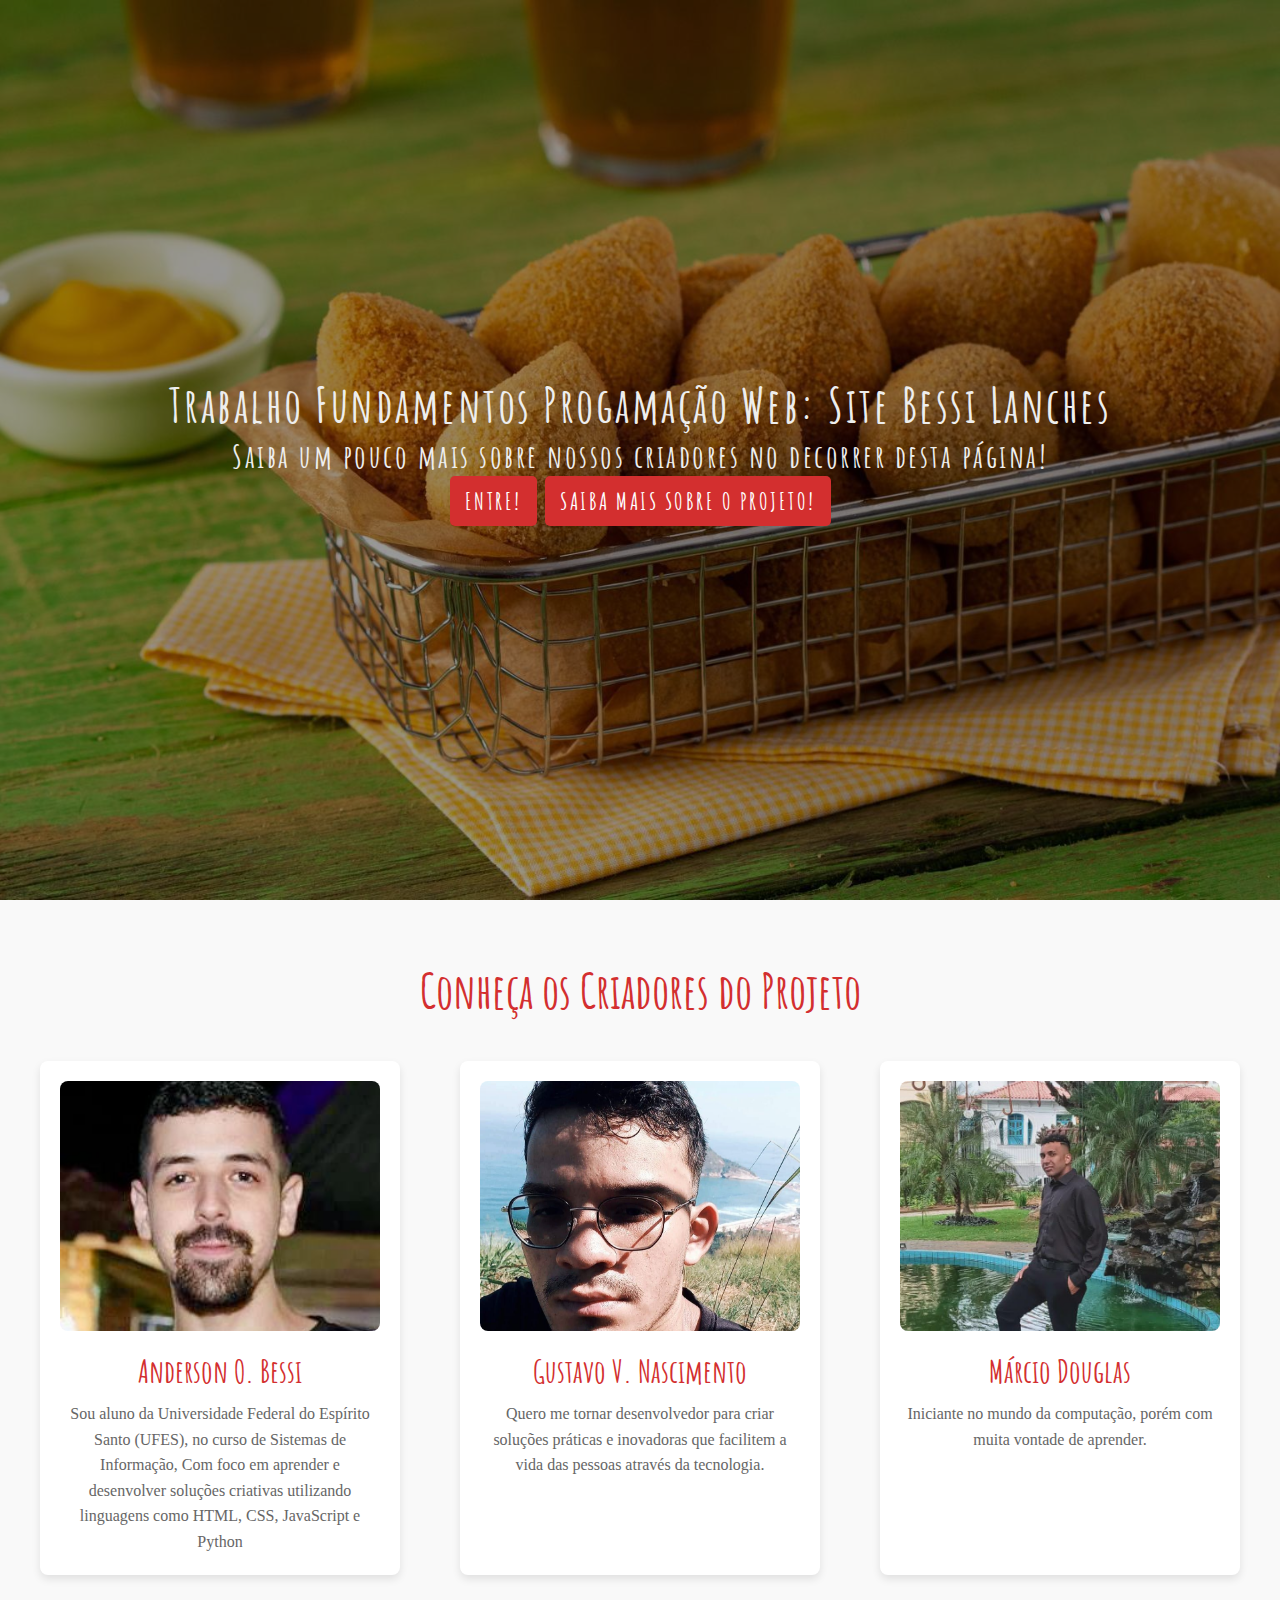
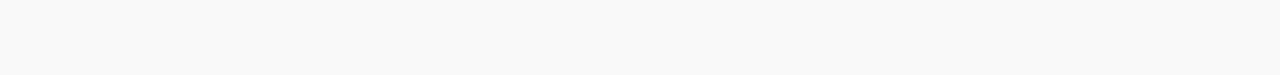
<file: index.html>
<!DOCTYPE html>
<html lang="pt-br">
    <head>
        <meta charset="UTF-8">
        <meta name="viewport" content="width=device-width, initial-scale=1.0">
        <title>Bessi Lanches|Capa</title>
        <link rel="stylesheet" href="CSS/estilo_capa.css">
        <link rel="stylesheet" href="https://fonts.googleapis.com/css2?family=New+Amsterdam&display=swap">
    </head>
    <body>
        <main>
            <div class="corpo">
   
                <div class="corpo_container">
                   <h2>Trabalho Fundamentos Progamação Web: Site Bessi Lanches</h2>
                   <p>Saiba um pouco mais sobre nossos criadores no decorrer desta página!</p>
                   <a href="homepage.html" class="btn">Entre!</a>
                   <a href="index2.html" class="btn">Saiba mais sobre o projeto!</a>
               </div>
        </main>
        <section class="criadores-section">
            <h2>Conheça os Criadores do Projeto</h2>
            
            <div class="criadores-container">
              <div class="criador">
                <img src="imagens/anderson.jpeg" alt="Foto do Criador 1">
                <h3>Anderson O. Bessi</h3>
                <p>Sou aluno da Universidade Federal do Espírito Santo (UFES), no curso de Sistemas de Informação, Com foco em aprender e desenvolver soluções criativas utilizando linguagens como HTML, CSS, JavaScript e Python</p>
              </div>
              
              <div class="criador">
                <img src="imagens/gustavo.jpeg" alt="Foto do Criador 2">
                <h3>Gustavo V. Nascimento</h3>
                <p>Quero me tornar desenvolvedor para criar soluções práticas e inovadoras que facilitem a vida das pessoas através da tecnologia.</p>
              </div>
              
              <div class="criador">
                <img src="imagens/marcio.jpeg" alt="Foto do Criador 3">
                <h3>Márcio Douglas</h3>
                <p>Iniciante no mundo da computação, porém com muita vontade de aprender.</p>
              </div>
            </div>
          </section>
    </body>
</html>
</file>
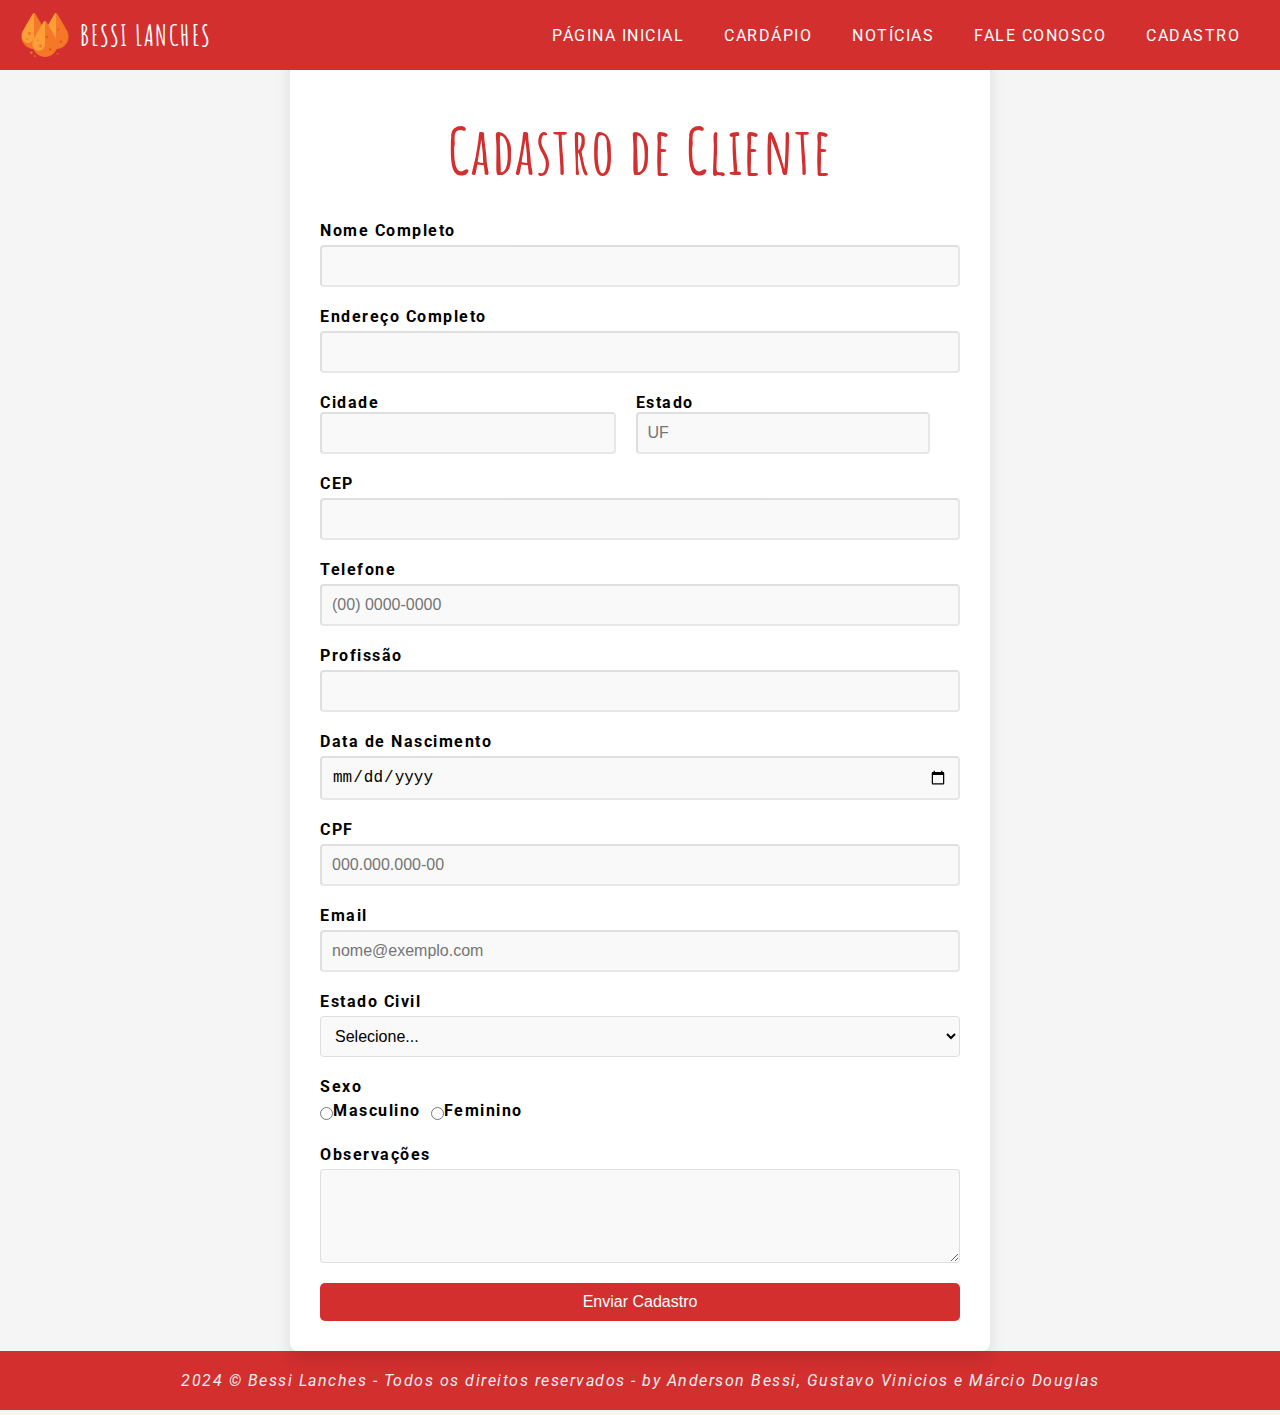
<file: Cadastro.html>
<!DOCTYPE html>
<html lang="pt-br">
    <head>
        <meta charset="UTF-8">
        <meta name="viewport" content="width=device-width, initial-scale=1.0">
        <link rel="stylesheet" type="text/css" href="CSS/estilo cadastro.css">
        <title>Bessi Lanches|Cadastro</title>
    </head>
    <body>
         <!-- menu -->
     <header>
        <nav class="nav_bar">
           <div id="logo">
               <img src="imagens/logo.png" alt="">
               <p><a href="homepage.html">BESSI LANCHES</a></p>
           </div>
           <input type="checkbox"  class="menu-fake">
               <div class="menu-hamb">
                <span></span>
                <span></span>
                <span></span>
               </div>
           <ul>
               <li><a href="homepage.html">Página Inicial</a></li>
               <li><a href="cardapio.html">Cardápio</a></li>
               <li><a href="noticias.html">Notícias</a></li>
               <li><a href="fale_conosco.html">Fale conosco</a></li>
               <li><a href="Cadastro.html" >Cadastro</a></li> 
           </ul>
       </nav>
 </header> 
        <main>
  <div class="form-container">
    <h1>Cadastro de Cliente</h1>
    <form action="#" method="POST" >
      <label for="nome">Nome Completo</label>
      <input type="text" id="nome" name="nome" required>

      <label for="endereco">Endereço Completo</label>
      <input type="text" id="endereco" name="endereco" required>

      <div class="flex-group">
        <div>
          <label for="cidade">Cidade</label>
          <input type="text" id="cidade" name="cidade" required>
        </div>
        <div>
          <label for="estado">Estado</label>
          <input type="text" id="estado" name="estado" required placeholder="UF">
        </div>
      </div>

      <label for="cep">CEP</label>
      <input type="text" id="cep" name="cep" required>

      <label for="telefone">Telefone </label>
      <input type="text" id="telefone" name="telefone" required pattern="\(\d{2}\)\s\d{4}-\d{4}" placeholder="(00) 0000-0000">

      <label for="profissao">Profissão</label>
      <input type="text" id="profissao" name="profissao">

      <label for="nascimento">Data de Nascimento</label>
      <input type="date" id="nascimento" name="nascimento" required>

      <label for="cpf">CPF</label>
      <input type="text" id="cpf" name="cpf" required pattern="\d{3}\.\d{3}\.\d{3}-\d{2}" placeholder="000.000.000-00">

      <label for="email">Email</label>
      <input type="email" id="email" name="email" required placeholder="nome@exemplo.com">

      <label for="estado-civil">Estado Civil</label>
      <select id="estado-civil" name="estado_civil" required>
        <option value="">Selecione...</option>
        <option value="solteiro">Solteiro(a)</option>
        <option value="casado">Casado(a)</option>
        <option value="divorciado">Divorciado(a)</option>
        <option value="viuvo">Viúvo(a)</option>
      </select>

      <label>Sexo</label>
      <div class="radio-group">
        <input type="radio" id="masculino" name="sexo" value="masculino" required>
        <label for="masculino">Masculino</label>
        <input type="radio" id="feminino" name="sexo" value="feminino" required>
        <label for="feminino">Feminino</label>
      </div>

      <label for="observacoes">Observações</label>
      <textarea id="observacoes" name="observacoes" rows="4"></textarea>

      <button type="submit" class="botao">Enviar Cadastro</button>
    </form>
  </div>
</body>   
                </form>
            </div>
        </main>
        <footer class="footer-container">
            <p>
                <i>2024 &#169; Bessi Lanches - Todos os direitos reservados - by Anderson Bessi, Gustavo Vinicios e Márcio Douglas</i>
            </p>
        </footer>
    </body>
</html>
</file>
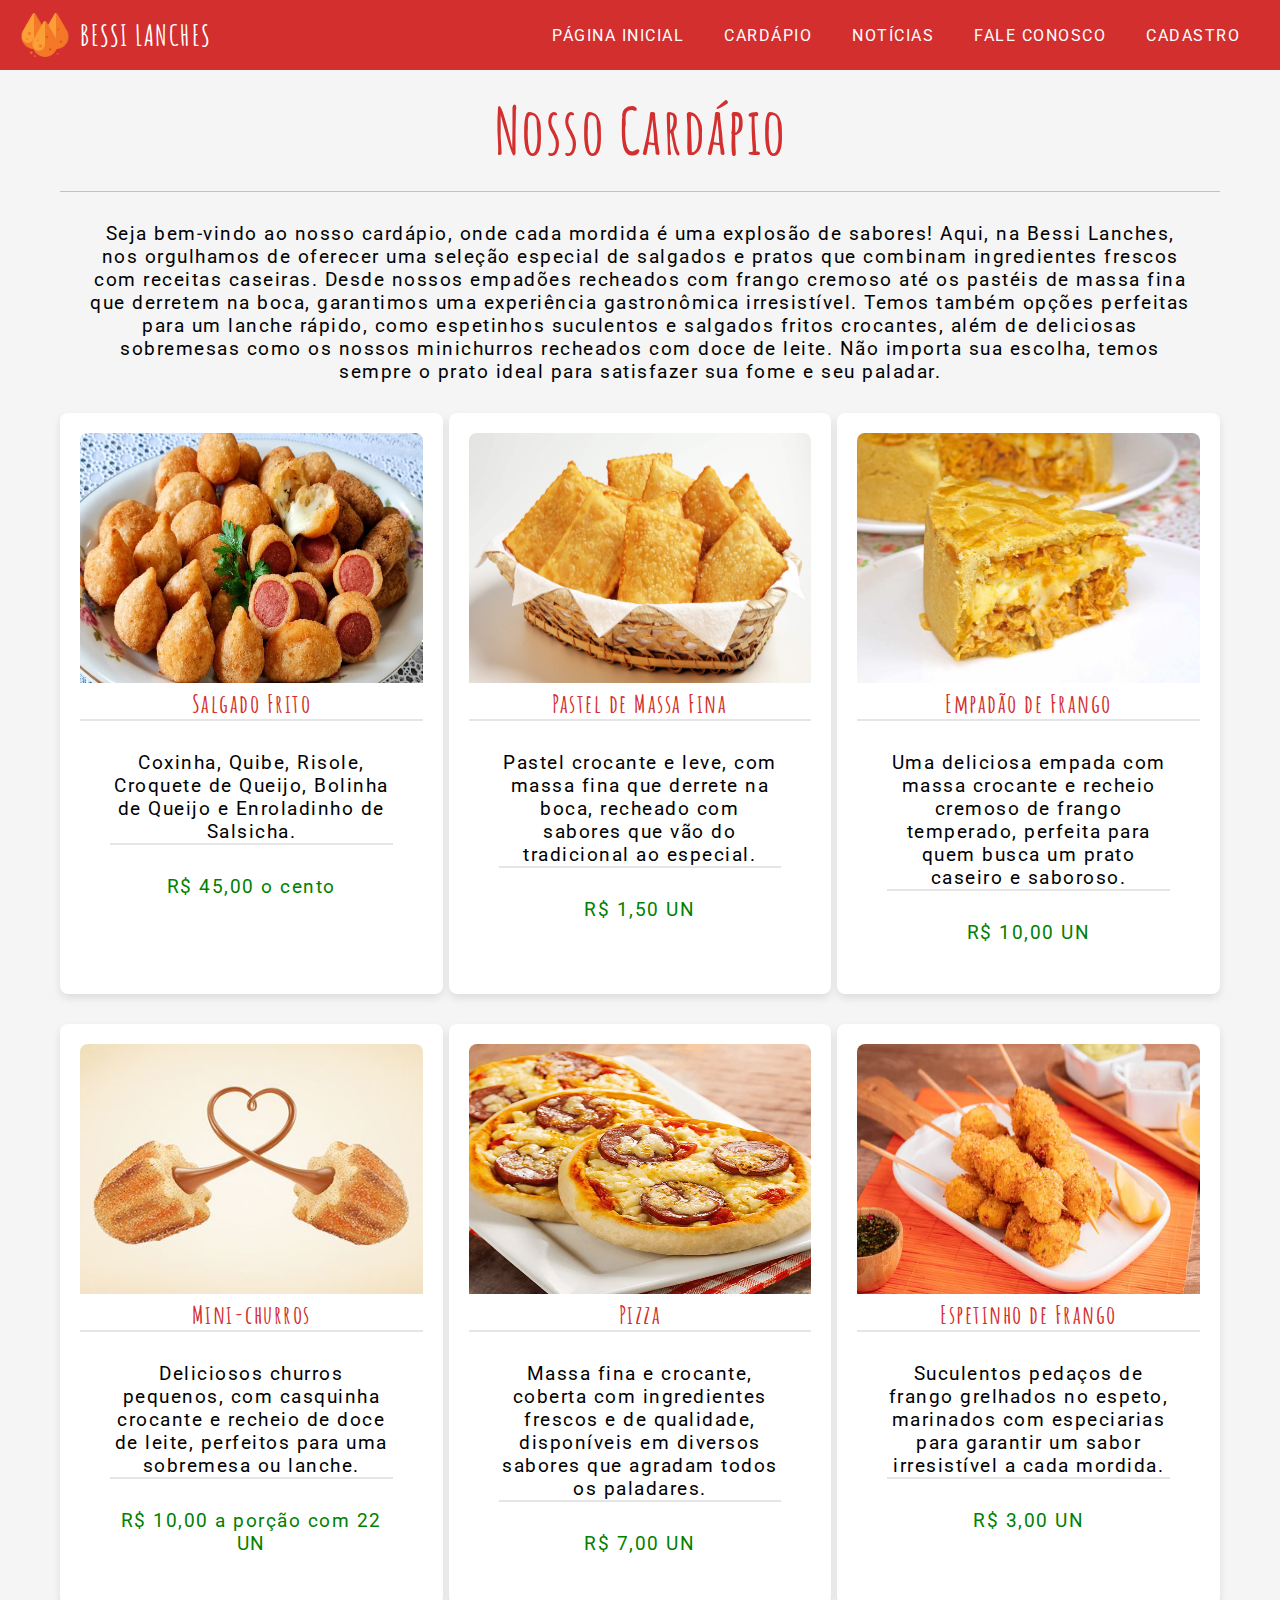
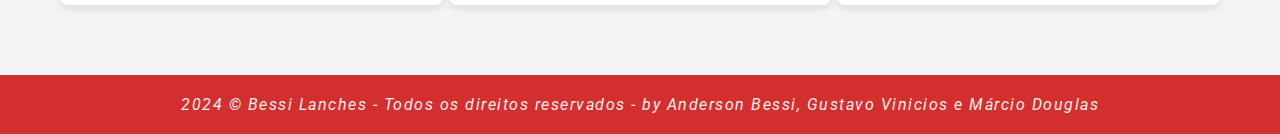
<file: cardapio.html>
<!DOCTYPE html>
<html lang="pt-br">
<head>
    <meta charset="UTF-8">
    <meta name="viewport" content="width=device-width, initial-scale=1.0">
    <title>Bessi Lanches|Cardápio</title>
    <link rel="stylesheet" href="CSS/estilo_cardapio.css">
</head>
<body>
     <!-- menu -->
     <header>
        <nav class="nav_bar">
           <div id="logo">
               <img src="imagens/logo.png" alt="">
               <p><a href="homepage.html">BESSI LANCHES</a></p>
           </div>
           <input type="checkbox"  class="menu-fake">
               <div class="menu-hamb">
                <span></span>
                <span></span>
                <span></span>
               </div>
           <ul>
               <li><a href="homepage.html">Página Inicial</a></li>
               <li><a href="cardapio.html">Cardápio</a></li>
               <li><a href="noticias.html">Notícias</a></li>
               <li><a href="fale_conosco.html">Fale conosco</a></li>
               <li><a href="Cadastro.html" >Cadastro</a></li> 
           </ul>
       </nav>
     </header>
    <main>
        <!-- cardapio -->
        <section class="cardapio">
            <div class="cardapio-container">
                <h1>Nosso Cardápio</h1>
                <p>Seja bem-vindo ao nosso cardápio, onde cada mordida é uma explosão de sabores! Aqui, na Bessi Lanches, nos orgulhamos de oferecer uma seleção especial de salgados e pratos que combinam ingredientes frescos com receitas caseiras. Desde nossos empadões recheados com frango cremoso até os pastéis de massa fina que derretem na boca, garantimos uma experiência gastronômica irresistível.

                    Temos também opções perfeitas para um lanche rápido, como espetinhos suculentos e salgados fritos crocantes, além de deliciosas sobremesas como os nossos minichurros recheados com doce de leite. Não importa sua escolha, temos sempre o prato ideal para satisfazer sua fome e seu paladar.</p>
                <div class="cardapio-flex">
                    <div class="cardapio-card">
                        <img src="imagens/maxresdefault.jpg" alt="Coxinha">
                        <div class="cardapio-info">
                            <h3>Salgado Frito</h3>
                            <p class="descrition">Coxinha, Quibe, Risole, Croquete de Queijo, Bolinha de Queijo e Enroladinho de Salsicha.</p>
                            <p class="price">R$ 45,00 o cento</p>
                        </div>
                    </div>
                    <div class="cardapio-card">
                        <img src="imagens/Massa de pastel.jpg" alt="Pastel de Queijo">
                        <div class="cardapio-info">
                            <h3>Pastel de Massa Fina</h3>
                            <p class="descrition">Pastel crocante e leve, com massa fina que derrete na boca, recheado com sabores que vão do tradicional ao especial.</p>
                            <p class="price">R$ 1,50 UN</p>
                        </div>
                    </div>
                    <div class="cardapio-card">
                        <img src="imagens/empadao-frango-02-1.jpg" alt="Empada de Palmito">
                        <div class="cardapio-info">
                            <h3>Empadão de Frango</h3>
                            <p class="descrition">Uma deliciosa empada com massa crocante e recheio cremoso de frango temperado, perfeita para quem busca um prato caseiro e saboroso.</p>
                            <p class="price">R$ 10,00 UN</p>
                        </div>
                    </div>
                    <div class="cardapio-card">
                        <img src="imagens/2d70bd1cd761754fad1cb70271c01f4a.jpg" alt="Esfiha de Carne">
                        <div class="cardapio-info">
                            <h3>Mini-churros</h3>
                            <p class="descrition">Deliciosos churros pequenos, com casquinha crocante e recheio de doce de leite, perfeitos para uma sobremesa ou lanche.</p>
                            <p class="price">R$ 10,00 a porção com 22 UN</p>
                        </div>
                    </div>
                    <div class="cardapio-card">
                        <img src="imagens/img_1200_1.webp" alt="Empada de Palmito">
                        <div class="cardapio-info">
                            <h3>Pizza</h3>
                            <p class="descrition">Massa fina e crocante, coberta com ingredientes frescos e de qualidade, disponíveis em diversos sabores que agradam todos os paladares.</p>
                            <p class="price">R$ 7,00 UN</p>
                        </div>
                    </div>
                    <div class="cardapio-card">
                        <img src="imagens/espetinho-de-frango-empanado-portal-minha-receita.webp" alt="Espetinho de Frango">
                        <div class="cardapio-info">
                            <h3>Espetinho de Frango</h3>
                            <p class="descrition">Suculentos pedaços de frango grelhados no espeto, marinados com especiarias para garantir um sabor irresistível a cada mordida.</p>
                            <p class="price">R$ 3,00 UN</p>
                        </div>
                    </div>

                </div>
            </div>
        </section>   
    </main>
     <!-- rodape -->
     <footer>
        <div class="footer-container">
            <p>
                <i>2024 &#169; Bessi Lanches - Todos os direitos reservados - by Anderson Bessi, Gustavo Vinicios e Márcio Douglas</i>
            </p>
            </div>
        </div>
     </footer>
    
</body>
</html>
</file>
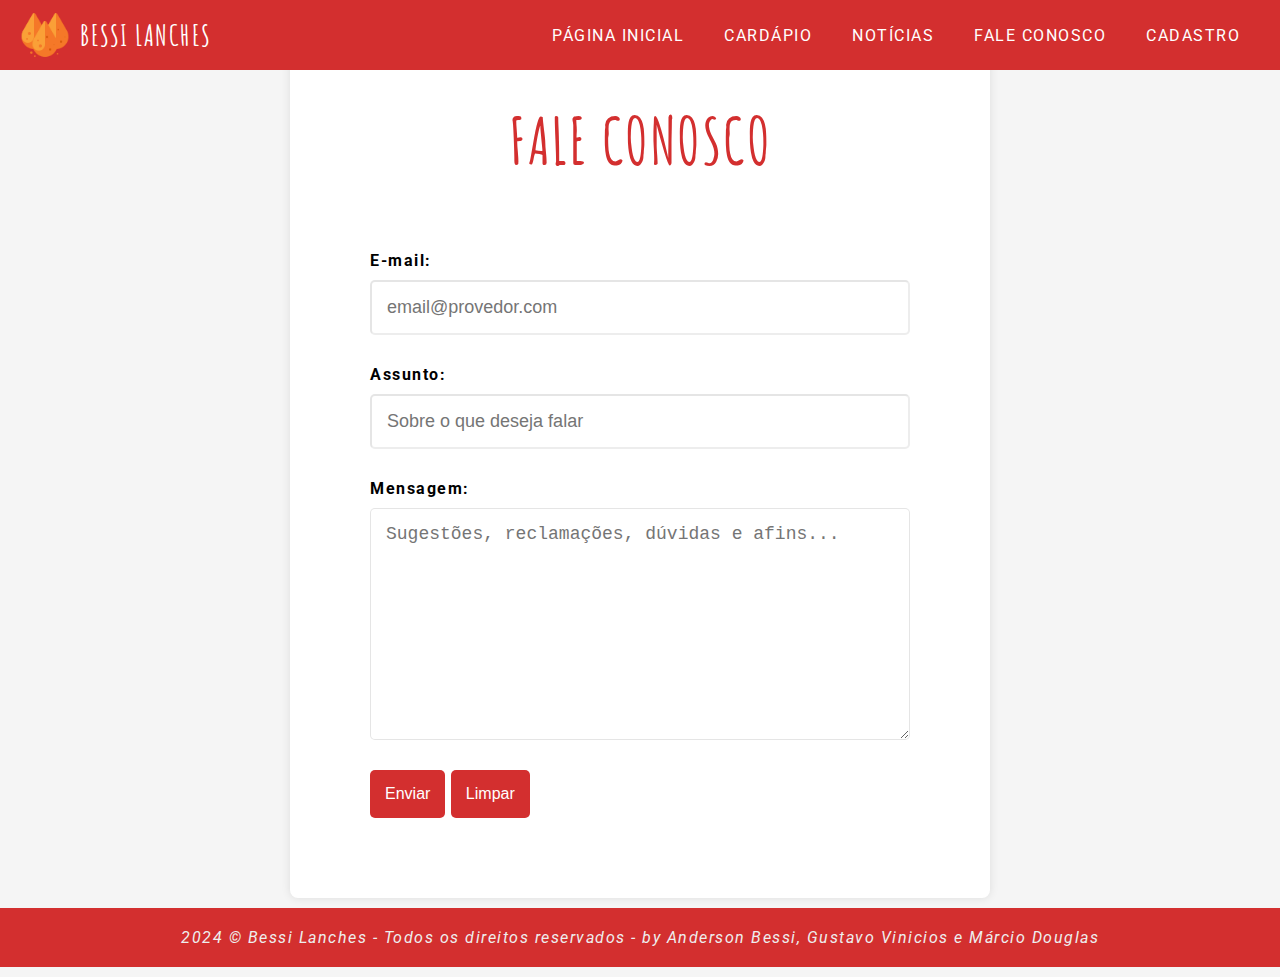
<file: fale_conosco.html>
<!DOCTYPE html>
<html lang="pt-br">
<head>
    <meta charset="UTF-8">
    <meta name="viewport" content="width=device-width, initial-scale=1.0">
    <link rel="stylesheet" href="CSS/estilo_fale_conosco.css">
    <link href="https://fonts.googleapis.com/css2?family=New+Amsterdam&display=swap" rel="stylesheet">
    <title>Bessi Lanches|Fale Conosco</title>
</head>
<body>
      <!-- menu -->
     <header>
        <nav class="nav_bar">
           <div id="logo">
               <img src="imagens/logo.png" alt="">
               <p><a href="homepage.html">BESSI LANCHES</a></p>
           </div>
           <input type="checkbox"  class="menu-fake">
           <div class="menu-hamb">
            <span></span>
            <span></span>
            <span></span>
           </div>
           <ul>
               <li><a href="homepage.html">Página Inicial</a></li>
               <li><a href="cardapio.html">Cardápio</a></li>
               <li><a href="noticias.html">Notícias</a></li>
               <li><a href="fale_conosco.html">Fale conosco</a></li>
               <li><a href="Cadastro.html" >Cadastro</a></li> 
           </ul>
       </nav>
     </header>
     <!-- corpo -->
     <main>
         <div class="container_fale">
             <h1>FALE CONOSCO</h1>
            
            <form action="#" method="POST">
                <div class="form-group">
                    <label for="email">E-mail:</label>
                    <input type="email" id="email" name="email" placeholder="email@provedor.com" required>
                </div>
                <div class="form-group">
                    <label for="assunto">Assunto:</label>
                    <input type="text" id="assunto" name="assunto" placeholder="Sobre o que deseja falar" required>
                </div>
                <div class="form-group">
                <label for="mensagem">Mensagem:</label>
                <textarea id="mensagem" name="mensagem" rows="10" placeholder="Sugestões, reclamações, dúvidas e afins..." required></textarea>
                </div>
                <div class="form_botao">
                    <input type="submit" value="Enviar"/> 
                    <input type="reset" value="Limpar"/>
                </div>
            </form>
         </div>
     </main>
     <!-- rodape -->
     <footer>
        <div class="footer-container">
            <p>
                <i>2024 &#169; Bessi Lanches - Todos os direitos reservados - by Anderson Bessi, Gustavo Vinicios e Márcio Douglas</i>
            </p>
            </div>
        </div>
     </footer>
    
</body>
</html>
</file>
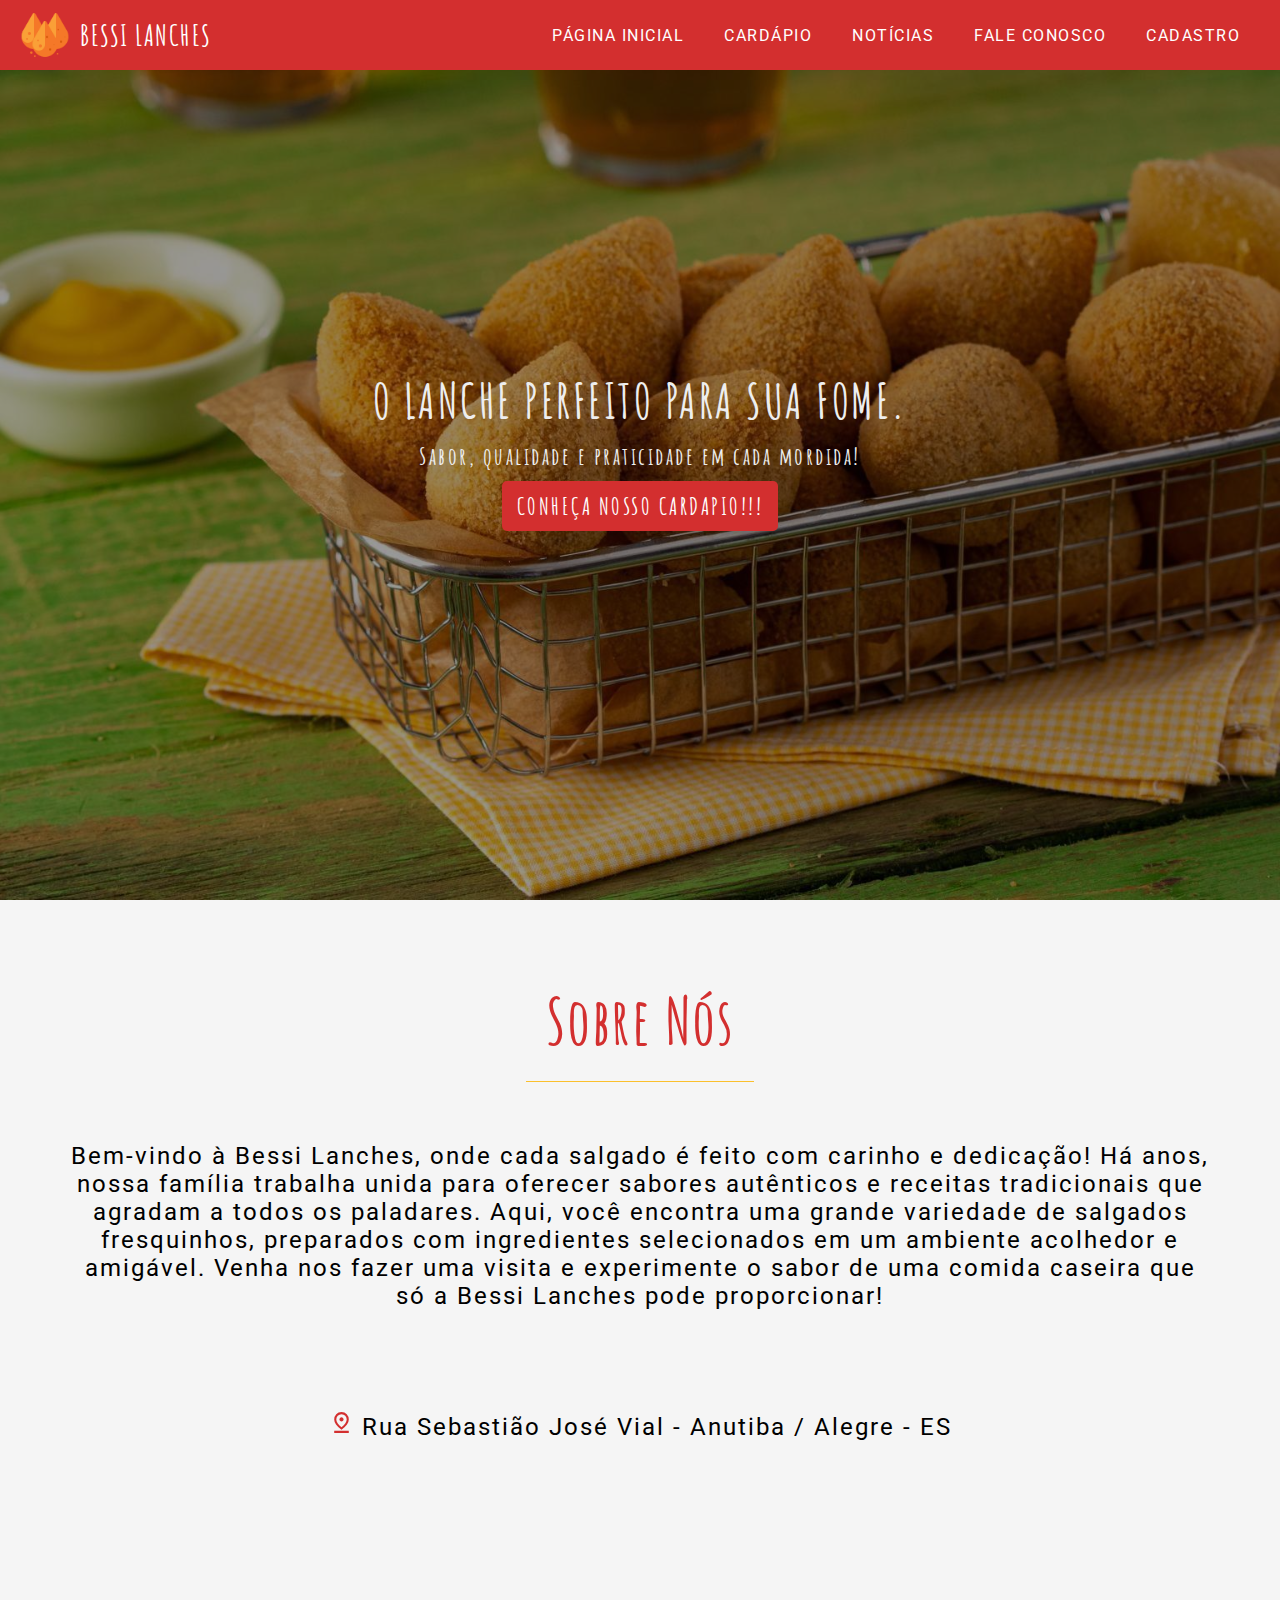
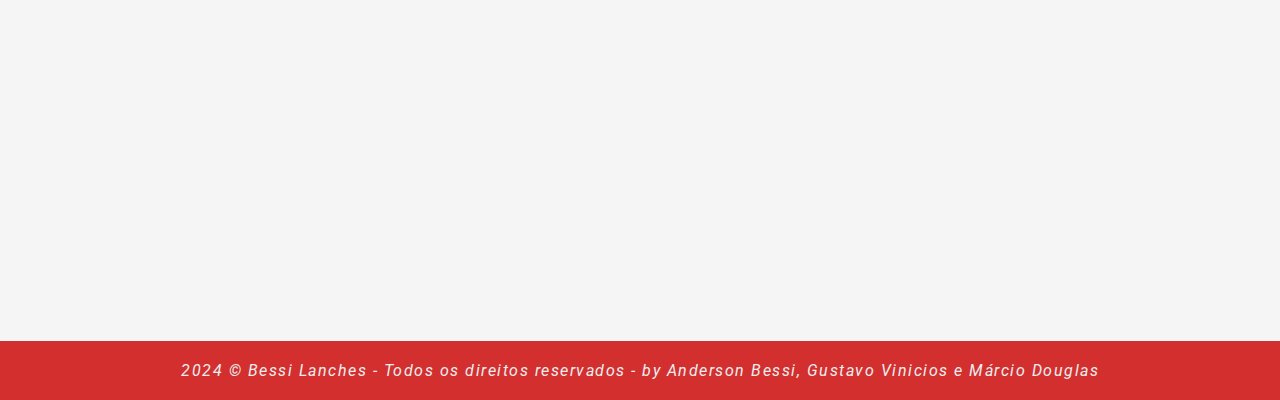
<file: homepage.html>
<!DOCTYPE html>
<html lang="pt-br">
<head>
    <meta charset="UTF-8">
    <meta name="viewport" content="width=device-width, initial-scale=1.0">
    <title>Bessi Lanches|Página Inicial</title>
    <link rel="stylesheet" href="CSS/estilo_home.css">
    <link href="https://fonts.googleapis.com/css2?family=New+Amsterdam&display=swap" rel="stylesheet">
</head>
<body>
    <!-- menu -->
     <header>
            <nav class="nav_bar">
               <div id="logo">
                   <img src="imagens/logo.png" alt="">
                   <p><a href="homepage.html">BESSI LANCHES</a></p>
               </div>

               <input type="checkbox"  class="menu-fake">
               <div class="menu-hamb">
                <span></span>
                <span></span>
                <span></span>
               </div>
               
               <ul>
                   <li><a href="homepage.html">Página Inicial</a></li>
                   <li><a href="cardapio.html">Cardápio</a></li>
                   <li><a href="noticias.html">Notícias</a></li>
                   <li><a href="fale_conosco.html">Fale conosco</a></li>
                   <li><a href="Cadastro.html" >Cadastro</a></li> 
               </ul>
           </nav>
     </header>
     <!-- corpo da pagina -->
     <main>
         <div class="corpo">

             <div class="corpo_container">
                <h2>O lanche perfeito para sua fome.</h2>
                <p>Sabor, qualidade e praticidade em cada mordida!</p>
                <a href="cardapio.html" class="btn">Conheça nosso Cardapio!!!</a>
            </div>
        </main>
        <!-- sobre nos -->
        <section>
        <div class="sobre-nos-container">
                <h1>Sobre Nós</h1>
                <p>Bem-vindo à Bessi Lanches, onde cada salgado é feito com carinho e dedicação! Há anos, nossa família trabalha unida para oferecer sabores autênticos e receitas tradicionais que agradam a todos os paladares. Aqui, você encontra uma grande variedade de salgados fresquinhos, preparados com ingredientes selecionados em um ambiente acolhedor e amigável. Venha nos fazer uma visita e experimente o sabor de uma comida caseira que só a Bessi Lanches pode proporcionar!</p>
                <p id="endereço"><img src="imagens/pin_drop_24dp_D32F2F_FILL0_wght400_GRAD0_opsz24.svg" id="local"> Rua Sebastião José Vial - Anutiba / Alegre - ES</p>
                <iframe src="https://www.google.com/maps/embed?pb=!1m14!1m12!1m3!1d233.4012358419941!2d-41.45009022635366!3d-20.61173979755266!2m3!1f0!2f0!3f0!3m2!1i1024!2i768!4f13.1!5e0!3m2!1spt-BR!2sbr!4v1725550098796!5m2!1spt-BR!2sbr" width="600" height="450" style="border:0;" allowfullscreen="" loading="lazy" referrerpolicy="no-referrer-when-downgrade"></iframe>
            </div>
        </section>
         </div>
    <!-- rodape -->
     <footer>
        <div class="footer-container">
            <p>
                <i>2024 &#169; Bessi Lanches - Todos os direitos reservados - by Anderson Bessi, Gustavo Vinicios e Márcio Douglas</i>
            </p>
            </div>
        </div>
     </footer>
</body>
</html>
</file>
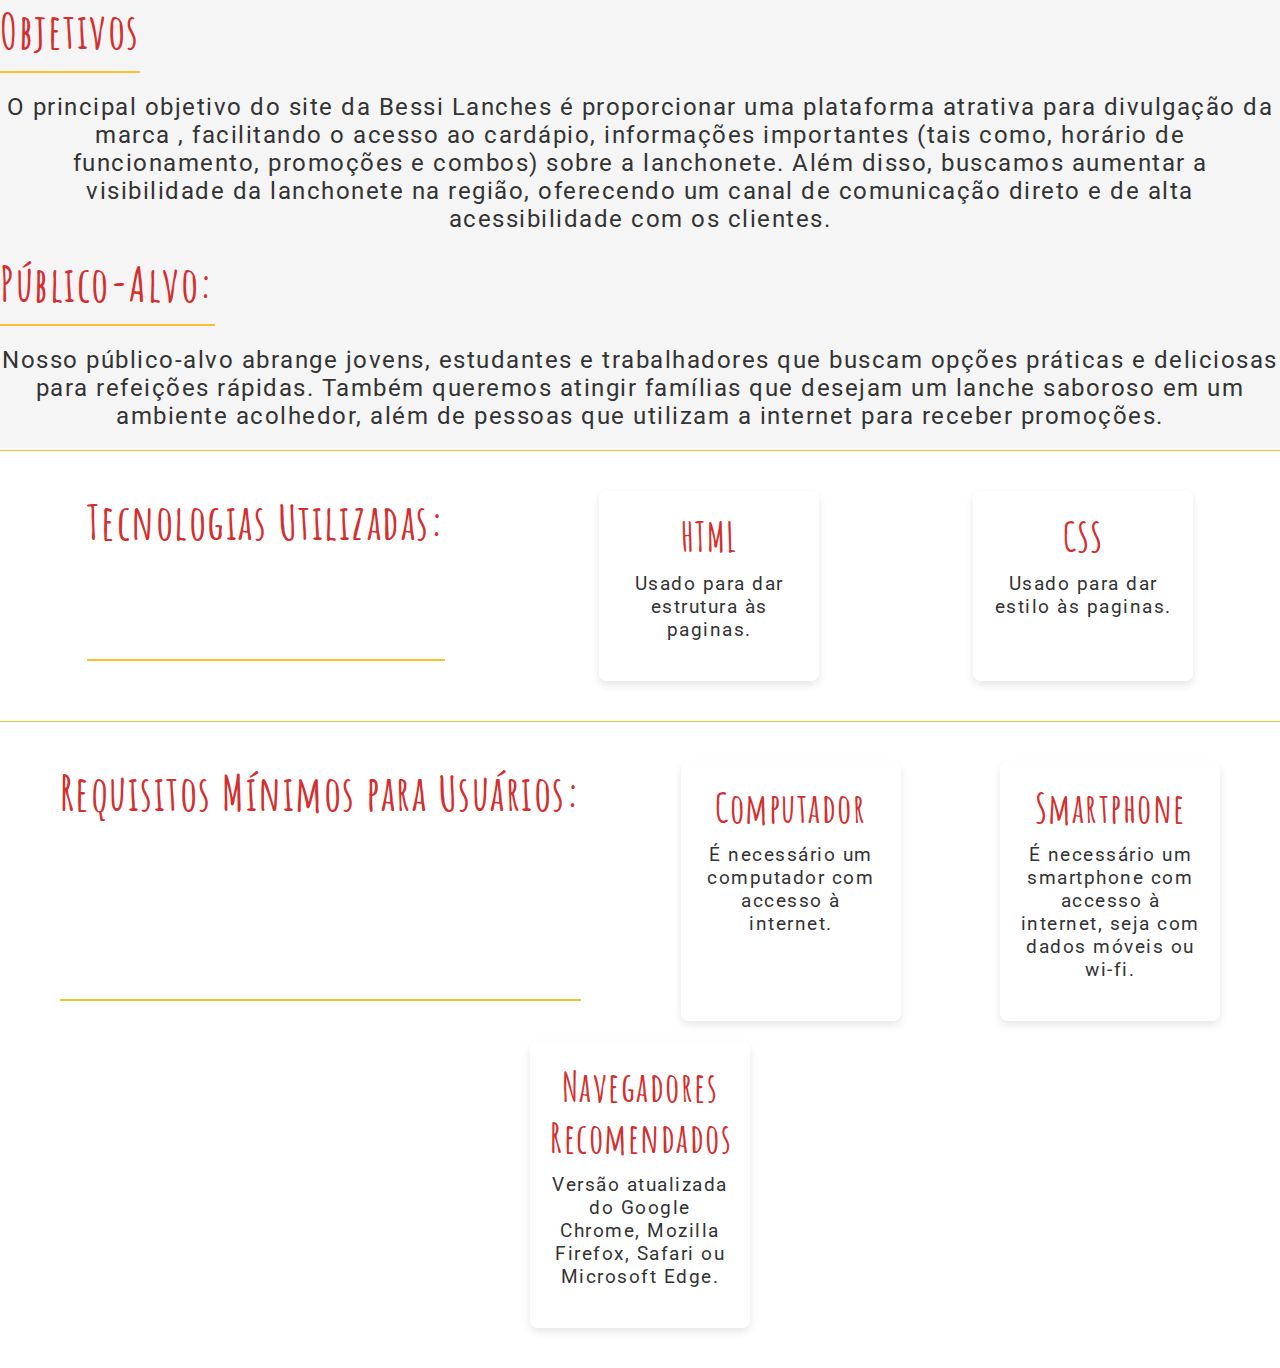
<file: index2.html>
<!DOCTYPE html>
<html lang="pt-br">
    <head>
        <meta charset="UTF-8">
        <meta name="viewport" content="width=device-width, initial-scale=1.0">
        <title>Bessi Lanches|Contracapa</title>
        <link rel="stylesheet" href="CSS/estilo_index2.css">
        <link rel="stylesheet" href="https://fonts.googleapis.com/css2?family=New+Amsterdam&display=swap">
    </head>
    <body>
        <h1>Objetivos</h1>
        <p>
            O principal objetivo do site da Bessi Lanches é proporcionar uma plataforma atrativa para divulgação da marca , facilitando o acesso ao cardápio, informações importantes (tais como, horário de funcionamento, promoções e combos) sobre a lanchonete. Além disso, buscamos aumentar a visibilidade da lanchonete na região, oferecendo um canal de comunicação direto e de alta acessibilidade com os clientes.
        </p>
        <h1>Público-Alvo:</h1>
        <p>
            Nosso público-alvo abrange jovens, estudantes e trabalhadores que buscam opções práticas e deliciosas para refeições rápidas. Também queremos atingir famílias que desejam um lanche saboroso em um ambiente acolhedor, além de pessoas que utilizam a internet para receber promoções.
        </p>
        <div class="tecnologias">
            <h1>Tecnologias Utilizadas:</h1>
            <div class="html">
                <h3>HTML</h3>
                <p>Usado para dar estrutura às paginas.</p>
            </div>
            <div class="css">
                <h3>CSS</h3>
                <p>Usado para dar estilo às paginas.</p>
            </div>
        </div>
        <div class="requisitos">
            <h1>Requisitos Mínimos para Usuários:</h1>
            <div class="pc">
                <h3>Computador</h3>
                <p>É necessário um computador com accesso à internet.</p>
            </div>
            <div class="cel">
                <h3>Smartphone</h3>
                <p>É necessário um smartphone com accesso à internet, seja com dados móveis ou wi-fi.</p>
            </div>
            <div class="navegadores">
                <h3>Navegadores Recomendados</h3>
                <p>Versão atualizada do Google Chrome, Mozilla Firefox, Safari ou Microsoft Edge.</p>
            </div>
        </div>
    </body>
</html>
</file>
<file: CSS/estilo_capa.css>
@import url('https://fonts.googleapis.com/css2?family=Amatic+SC:wght@400;700&family=Inter+Tight:ital,wght@0,100..900;1,100..900&family=Pacifico&family=Roboto:ital,wght@0,100;0,300;0,400;0,500;0,700;0,900;1,100;1,300;1,400;1,500;1,700;1,900&display=swap');
@import url('https://fonts.googleapis.com/css2?family=Inter+Tight:ital,wght@0,100..900;1,100..900&family=Roboto:ital,wght@0,100;0,300;0,400;0,500;0,700;0,900;1,100;1,300;1,400;1,500;1,700;1,900&display=swap');
*{
    margin: 0;
    padding: 0;
    box-sizing: border-box;
}
main{
    font-family:  "Roboto", sans-serif;
    font-size: 2rem;
    background-color: #F5F5F5;
    width: 100%;
    height: 100vh;
    display: flex;
    flex-direction: column;
    justify-content: center;
    align-items: center;
    color: #eee;
    background: url(/imagens/COXINHA-VEGETARIANA.jpg) no-repeat center center/cover;
    background-color: rgb(0, 0, 0, 0.4);
    background-blend-mode: color ;
    text-align: center;
    font-family:  "Amatic SC";
    letter-spacing: 2.5px;
    font-weight: bold;
}
.btn{
    display: inline-block;
    font-size: 1.5rem;
    padding: 10px 15px;
    text-transform: uppercase;
    background: #D32F2F;
    border-radius: 5px;
    color: #FFFFFF;
    text-decoration: none;

  }
  .btn:hover{
    cursor: pointer;
    background-color:#FBC02D;
  }
 /* criadores */
 .criadores-section {
  padding: 60px 20px;
  background-color: #f9f9f9;
  text-align: center;
}

.criadores-section h2 {
  font-size: 3rem;
  margin-bottom: 40px;
  color: #D32F2F;
  font-family: "Amatic SC";
}

.criadores-container {
  display: flex;
  justify-content: space-between;
  flex-wrap: wrap;
  max-width: 1200px;
  margin: 0 auto;
}
.criador {
  background-color: #fff;
  border-radius: 8px;
  box-shadow: 0 4px 8px rgba(0, 0, 0, 0.1);
  width: 30%;
  margin-bottom: 40px;
  padding: 20px;
  text-align: center;
}
.criador img {
  width: 100%;
  height: 250px;
  object-fit: cover;
  border-radius: 8px;
  margin-bottom: 15px;
}

.criador h3 {
  font-size: 2rem;
  margin-bottom: 10px;
  color: #D32F2F;
  font-family: "Amatic SC";
}

.criador p {
  font-size: 1rem;
  line-height: 1.6;
  color: #666;
}
</file>
<file: CSS/estilo cadastro.css>
@import url('https://fonts.googleapis.com/css2?family=Amatic+SC:wght@400;700&family=Inter+Tight:ital,wght@0,100..900;1,100..900&family=Pacifico&family=Roboto:ital,wght@0,100;0,300;0,400;0,500;0,700;0,900;1,100;1,300;1,400;1,500;1,700;1,900&display=swap');
@import url('https://fonts.googleapis.com/css2?family=Inter+Tight:ital,wght@0,100..900;1,100..900&family=Roboto:ital,wght@0,100;0,300;0,400;0,500;0,700;0,900;1,100;1,300;1,400;1,500;1,700;1,900&display=swap');
*{
    margin: 0;
    padding: 0;
    box-sizing: border-box;
}
body{
    font-family:  "Roboto", sans-serif;
    letter-spacing: 1.5px;
    background-color: #F5F5F5; 
}
a{
    text-decoration: none;
}

/* menu */
header {
    width: 100%;
    background-color: #D32F2F;
    position: fixed;
    top: 0;
    left: 0;
    z-index: 999;
  }

  .nav_bar {
    display: flex;
    justify-content: space-between;
    align-items: center;
    padding: 10px 20px;
  }

  #logo {
    display: flex;
    align-items: center;
  }

  #logo img {
    height: 50px;
    margin-right: 10px;
  }

  #logo p {
    font-size: 1.8rem;
    font-weight: bold;
    color: #FFFFFF;
    font-family: "Amatic SC";
  }

  #logo a {
    color: #FFFFFF;
    text-decoration: none;
  }

  .nav_bar ul {
    display: flex;
    list-style: none;
    text-transform: uppercase;
  }

  .nav_bar ul li {
    margin: 0 15px;
  }

  .nav_bar ul li a {
    text-decoration: none;
    color: white;
    font-size: 1rem;
    padding: 5px;
    position: relative;
  }

  .nav_bar ul li a:before {
    content: '';
    position: absolute;
    width: 0;
    height: 2px;
    bottom: 0;
    left: 0;
    background-color: #ffcc00;
    transition: width 0.3s ease-in-out;
  }

  .nav_bar ul li a:hover:before {
    width: 100%;
  }
  .menu-fake{
    opacity: 0;
   }
   

/* corpo */
main{
    background-color: #F5F5F5;
    display: flex;
    justify-content: center;
    align-items: center;
    min-height: 100vh;
}


.form-container{
    background-color: white;
    padding: 30px;
    border-radius: 8px;
    box-shadow: 0 8px 16px rgba(0, 0, 0, 0.1);
    max-width: 700px;
    width: 100%;
    
}
form {
    display: flex;
    flex-direction: column;
  }
.form-container h1{
    font-family:  "Amatic SC";
    margin: 60px 0 10px 0;
    text-align: center;
    padding: 20px;
    font-size: 4rem;
    border-radius: 5px;
    color: #D32F2F;

}
label{
    margin-bottom: 5px;
    font-weight: bold;
    color: black;
    
}
.flex-group {
    display: flex;
    gap: 20px;
    
  }

input[type="text"],
input[type="email"],
input[type="date"],
select,
textarea {
  padding: 10px;
  margin-bottom: 20px;
  border-radius: 4px;
  font-size: 16px;
  width: 100%;
  background-color: #f9f9f9;
  border-color: rgba(0, 0, 0, 0.1);

}
.radio-group{
    display: flex;
    justify-content: flex-start;
    align-items: center;
    margin-bottom: 20px;
}
.radio-group label{
    margin-right: 10px;
}
.botao{
    flex: 1;
    padding: 10px 20px;
    border: none;
    border-radius: 5px;
    font-size: 1rem;
    cursor: pointer;
    text-align: center;
    background-color:  #D32F2F;
    color: #FFFFFF;
}
.botao:hover{
    cursor: pointer;
    background-color:  #FBC02D;

}

/* Rodapé */
.footer-container{
    height: auto;
    background-color:  #D32F2F ;
    color: #eee;
    display: flex;
    flex-wrap: wrap;
    justify-content: space-around;
    padding: 20px;
    margin: 0 auto;
 
}
@media (max-width: 768px) {
    /* menu-hamb */
    .menu-fake{
        position: fixed;
        z-index: 1000;
        width: 35px;
        height: 35px;
        opacity: 0;
        cursor: pointer;
        top: 20px; 
        right: 20px; 
    
      }
      .menu-fake:checked~.menu-hamb span {
      background-color: #FBC02D;
    
      }
      .menu-fake:checked~.menu-hamb span:nth-child(1){
        transform-origin: 0% 100%;
        transform: rotate(45deg) scaleX(1.25);
    
      }
      .menu-fake:checked~.menu-hamb span:nth-child(2){
        opacity: 0;
    
      }
      .menu-fake:checked~.menu-hamb span:nth-child(3){
        transform-origin: 0% 100%;
        transform: rotate(-45deg) scaleX(1.25);
    
      }
    .nav_bar .menu-hamb   {
      
      z-index: 999;
      width: 35px;
      height: 35px;
      position: fixed; 
      top: 20px; 
      right: 20px; 
    }
    .nav_bar .menu-hamb span{
      display: block;
      width: 35px;
      height: 5px;
      margin-bottom: 10px;
      background-color: #FBC02D;
      border-radius: 3px;
      transition: all ease .2s;
    
    }
    .nav_bar ul{
      position: fixed;
      z-index: 998;
      right:0;
      top:0;
      width: 200px;
      height: 100vh ;
      padding-top: 100px;
      background-color: #D32F2F;
      margin-right: -200px;
      transition: all ease .2s;
      display: flex;
      flex-direction: column;
    }
    .menu-fake:checked~ul{
      margin-right: 0;
     
    }
    .nav_bar ul li{
      padding: 10px 30px;
      text-align: left;
    }
    .nav_bar ul li a{
      text-decoration: none;
      color: #FFFFFF;
      font-size: 22px;
      transition: all ease .3s;
    }
    .nav_bar ul li a:hover{
      color: #FBC02D;
    }
    /* form */
    .flex-group {
      flex-direction: column;
    }
    .footer-container{
        text-align: center;
    }
  }
</file>
<file: CSS/estilo_cardapio.css>
@import url('https://fonts.googleapis.com/css2?family=Amatic+SC:wght@400;700&family=Inter+Tight:ital,wght@0,100..900;1,100..900&family=Pacifico&family=Roboto:ital,wght@0,100;0,300;0,400;0,500;0,700;0,900;1,100;1,300;1,400;1,500;1,700;1,900&display=swap');
@import url('https://fonts.googleapis.com/css2?family=Inter+Tight:ital,wght@0,100..900;1,100..900&family=Roboto:ital,wght@0,100;0,300;0,400;0,500;0,700;0,900;1,100;1,300;1,400;1,500;1,700;1,900&display=swap');
*{
    margin: 0;
    padding: 0;
    box-sizing: border-box;
  }
  body{
    font-family:   "Roboto", sans-serif;
    letter-spacing: 1.5px;
    background-color: #F5F5F5;
}
a{
    text-decoration: none;
}
/* menu/ nav bar */

header {
    width: 100%;
    background-color: #D32F2F;
    position: fixed;
    top: 0;
    left: 0;
    z-index: 999;
  }

  .nav_bar {
    display: flex;
    justify-content: space-between;
    align-items: center;
    padding: 10px 20px;
  }

  #logo {
    display: flex;
    align-items: center;
  }

  #logo img {
    height: 50px;
    margin-right: 10px;
  }

  #logo p {
    font-size: 1.8rem;
    font-weight: bold;
    color: #FFFFFF;
    font-family: "Amatic SC";
  }

  #logo a {
    color: #FFFFFF;
    text-decoration: none;
  }

  .nav_bar ul {
    display: flex;
    list-style: none;
    text-transform: uppercase;
  }
  .nav_bar ul li {
    margin: 0 15px;
  }

  .nav_bar ul li a {
    text-decoration: none;
    color: white;
    font-size: 1rem;
    padding: 5px;
    position: relative;
  }

  .nav_bar ul li a:before {
    content: '';
    position: absolute;
    width: 0;
    height: 2px;
    bottom: 0;
    left: 0;
    background-color: #ffcc00;
    transition: width 0.3s ease-in-out;
  }

  .nav_bar ul li a:hover:before {
    width: 100%;
  }

  .menu-fake{
    opacity: 0;
   }

/* corpo cardapio */
main{
    padding: 40px 0;
}
.cardapio{
    text-align: center;
    margin-top: 30px;
} 
.cardapio h1 {
    font-family:  "Amatic SC";
    margin: 30px 0;
    text-align: center;
    padding: 20px;
    font-size: 4rem;
    color: #D32F2F;
    border-bottom: 1px solid #FBC02D; 
}
.cardapio p{
    margin: 30px ;
    font-size: 1.2rem;
}

.cardapio-container{
    max-width: 1200px;
    margin: 0 auto;
    padding: 0 20px;
} 
.cardapio-flex{
    display: flex;
    flex-wrap: wrap;
    justify-content: space-between;
}
.cardapio-card{
    background-color: #FFFFFF;
    border-radius: 8px;
    box-shadow: 0 4px 8px rgba(0, 0, 0, 0.1);
    width: 33%;
    margin-bottom: 30px;
    padding: 20px;
    
}
.cardapio-card .descrition{
    text-align: center;
    border-bottom: 2px solid rgba(0, 0, 0, 0.1);
}
.cardapio-card h3{
    font-family:  "Amatic SC";
    font-size: 1.6rem;
    font-weight: bold;
    border-bottom: 2px solid rgba(0, 0, 0, 0.1);
    color: #D32F2F;
}

.cardapio-card img{
    width: 100%;
    height: 250px;
    border-radius: 8px 8px 0 0;
}
.cardapio-info .price{
    color: green;
    border: none;
    text-align: center;
}

/* rodape */
.footer-container{
    height: auto;
    background-color:  #D32F2F ;
    color: #eee;
    display: flex;
    flex-wrap: wrap;
    justify-content: space-around;
    padding: 20px;
    margin: 0 auto;
 
}
.cardapio-card:hover{
    transform: scale(1.1);
    z-index: 2;
}

@media (max-width: 768px) {
    /* menu-hamb */
    .menu-fake{
        position: fixed;
        z-index: 1000;
        width: 35px;
        height: 35px;
        opacity: 0;
        cursor: pointer;
        top: 20px; 
        right: 20px; 
    
      }
      .menu-fake:checked~.menu-hamb span {
      background-color: #FBC02D;
    
      }
      .menu-fake:checked~.menu-hamb span:nth-child(1){
        transform-origin: 0% 100%;
        transform: rotate(45deg) scaleX(1.25);
    
      }
      .menu-fake:checked~.menu-hamb span:nth-child(2){
        opacity: 0;
    
      }
      .menu-fake:checked~.menu-hamb span:nth-child(3){
        transform-origin: 0% 100%;
        transform: rotate(-45deg) scaleX(1.25);
    
      }
    .nav_bar .menu-hamb   {
      
      z-index: 999;
      width: 35px;
      height: 35px;
      position: fixed; 
      top: 20px; 
      right: 20px; 
    }
    .nav_bar .menu-hamb span{
      display: block;
      width: 35px;
      height: 5px;
      margin-bottom: 10px;
      background-color: #FBC02D;
      border-radius: 3px;
      transition: all ease .2s;
    
    }
    .nav_bar ul{
      position: fixed;
      z-index: 998;
      right:0;
      top:0;
      width: 200px;
      height: 100vh ;
      padding-top: 100px;
      background-color: #D32F2F;
      margin-right: -200px;
      transition: all ease .2s;
      display: flex;
      flex-direction: column;
    }
    .menu-fake:checked~ul{
      margin-right: 0;
     
    }
    .nav_bar ul li{
      padding: 10px 30px;
      text-align: left;
    }
    .nav_bar ul li a{
      text-decoration: none;
      color: #FFFFFF;
      font-size: 22px;
      transition: all ease .3s;
    }
    .nav_bar ul li a:hover{
      color: #FBC02D;
    }
    /* cards */
    .cardapio-card {
        width: 48%;
    }
    .cardapio p{
        font-size: 1.0rem;
        text-align: justify;
    }
    .footer-container{
        text-align: center;
    }
}

@media (max-width: 480px) {
    .cardapio-card {
        width: 100%; 
    }

    .cardapio h2 {
        font-size: 2.5rem; 
    }

    .cardapio p {
        font-size: 1rem; 
    }

    .cardapio-card img {
        height: auto;
    }

    .cardapio-card {
        margin-bottom: 20px; 
    }
}
</file>
<file: CSS/estilo_fale_conosco.css>
@import url('https://fonts.googleapis.com/css2?family=Amatic+SC:wght@400;700&family=Inter+Tight:ital,wght@0,100..900;1,100..900&family=Pacifico&family=Roboto:ital,wght@0,100;0,300;0,400;0,500;0,700;0,900;1,100;1,300;1,400;1,500;1,700;1,900&display=swap');
@import url('https://fonts.googleapis.com/css2?family=Inter+Tight:ital,wght@0,100..900;1,100..900&family=Roboto:ital,wght@0,100;0,300;0,400;0,500;0,700;0,900;1,100;1,300;1,400;1,500;1,700;1,900&display=swap');

*{
    margin: 0;
    padding: 0;
    box-sizing: border-box;
}
body{
    font-family:   "Roboto", sans-serif;
    letter-spacing: 1.5px;
    background-color: #F5F5F5;
}

a{
    text-decoration: none;
}
/* menu nav bar */
header {
    width: 100%;
    background-color: #D32F2F;
    position: fixed;
    top: 0;
    left: 0;
    z-index: 999;
  }

  .nav_bar {
    display: flex;
    justify-content: space-between;
    align-items: center;
    padding: 10px 20px;
  }

  #logo {
    display: flex;
    align-items: center;
  }

  #logo img {
    height: 50px;
    margin-right: 10px;
  }

  #logo p {
    font-size: 1.8rem;
    font-weight: bold;
    color: #FFFFFF;
    font-family: "Amatic SC";
  }

  #logo a {
    color: #FFFFFF;
    text-decoration: none;
  }

  .nav_bar ul {
    display: flex;
    list-style: none;
    text-transform: uppercase;
  }

  .nav_bar ul li {
    margin: 0 15px;
  }
  .nav_bar ul li a {
    text-decoration: none;
    color: white;
    font-size: 1rem;
    padding: 5px;
    position: relative;
  }
  .nav_bar ul li a:before {
    content: '';
    position: absolute;
    width: 0;
    height: 2px;
    bottom: 0;
    left: 0;
    background-color: #ffcc00;
    transition: width 0.3s ease-in-out;
  }

  .nav_bar ul li a:hover:before {
    width: 100%;
  }

  .menu-fake{
    opacity: 0;
   }
  /* corpo */

  .container_fale{
    width: 100%;
    max-width: 700px;
    margin: 0 auto;
    padding:  80px;
    background-color: white;
    box-shadow: 0px 0px 10px rgba(0, 0, 0, 0.1);
    border-radius: 8px;
    display: flex;
    flex-direction: column;
    gap: 20px;
}
.container_fale h1{
    font-family:  "Amatic SC";
    text-align: center;
    padding: 20px;
    font-size: 4rem;
    border-radius: 5px;
    color: #D32F2F;
}
.container_fale p{
    font-weight: bold;
    text-transform: uppercase;
    text-align: center;
}
.form-group{
    display: flex;
    flex-direction: column;
    gap: 5px;
    margin: 30px 0;
    border-radius: 5px;

}
.form-group label{
    display: block;
    font-weight: bold;
    margin-bottom: 5px;
    color: black;
}
.form-group input{
    color: #FFFFFF; 
    padding: 15px;
    border-radius: 5px;
    font-size: 18px;
    cursor: pointer;
    border-color: rgba(0, 0, 0, 0.1);
}
.form-group textarea{
    border-color: rgba(0, 0, 0, 0.1);
    color: #FFFFFF; 
    padding: 15px;
    border-radius: 5px;
    font-size: 18px;
    cursor: pointer;
    
}
.form_botao input {
    background-color: #D32F2F;
    color: white;
    padding: 15px;
    border: none;
    border-radius: 5px;
    font-size: 16px;
    cursor: pointer;
}
.form_botao input:hover{
    cursor: pointer;
    background-color:  #FBC02D;
}
/* rodape */
.footer-container{
    height: auto;
    background-color:  #D32F2F ;
    color: #eee;
    display: flex;
    flex-wrap: wrap;
    justify-content: space-around;
    padding: 20px;
    margin: 10px auto auto 0; 
}

@media (max-width: 768px) {
    /* menu-hamb */
    .menu-fake{
        position: fixed;
        z-index: 1000;
        width: 35px;
        height: 35px;
        opacity: 0;
        cursor: pointer;
        top: 20px; 
        right: 20px; 
    
      }
      .menu-fake:checked~.menu-hamb span {
      background-color: #FBC02D;
    
      }
      .menu-fake:checked~.menu-hamb span:nth-child(1){
        transform-origin: 0% 100%;
        transform: rotate(45deg) scaleX(1.25);
    
      }
      .menu-fake:checked~.menu-hamb span:nth-child(2){
        opacity: 0;
    
      }
      .menu-fake:checked~.menu-hamb span:nth-child(3){
        transform-origin: 0% 100%;
        transform: rotate(-45deg) scaleX(1.25);
    
      }
    .nav_bar .menu-hamb   {
      
      z-index: 999;
      width: 35px;
      height: 35px;
      position: fixed; 
      top: 20px; 
      right: 20px; 
    }
    .nav_bar .menu-hamb span{
      display: block;
      width: 35px;
      height: 5px;
      margin-bottom: 10px;
      background-color: #FBC02D;
      border-radius: 3px;
      transition: all ease .2s;
    
    }
    .nav_bar ul{
      position: fixed;
      z-index: 998;
      right:0;
      top:0;
      width: 200px;
      height: 100vh ;
      padding-top: 100px;
      background-color: #D32F2F;
      margin-right: -200px;
      transition: all ease .2s;
      display: flex;
      flex-direction: column;
    }
    .menu-fake:checked~ul{
      margin-right: 0;
     
    }
    .nav_bar ul li{
      padding: 10px 30px;
      text-align: left;
    }
    .nav_bar ul li a{
      text-decoration: none;
      color: #FFFFFF;
      font-size: 22px;
      transition: all ease .3s;
    }
    .nav_bar ul li a:hover{
      color: #FBC02D;
    }
.container_fale{
  margin-top: 50px;
  padding: 20px;
}

    .footer-container{
        text-align: center;
    }
}
</file>
<file: CSS/estilo_home.css>
@import url('https://fonts.googleapis.com/css2?family=Amatic+SC:wght@400;700&family=Inter+Tight:ital,wght@0,100..900;1,100..900&family=Pacifico&family=Roboto:ital,wght@0,100;0,300;0,400;0,500;0,700;0,900;1,100;1,300;1,400;1,500;1,700;1,900&display=swap');
@import url('https://fonts.googleapis.com/css2?family=Inter+Tight:ital,wght@0,100..900;1,100..900&family=Roboto:ital,wght@0,100;0,300;0,400;0,500;0,700;0,900;1,100;1,300;1,400;1,500;1,700;1,900&display=swap');
*{

    margin: 0;
    padding: 0;
    box-sizing: border-box;
}
body{
    font-family:  "Roboto", sans-serif;
    letter-spacing: 1.5px;
    background-color: #F5F5F5;
}

a{
    text-decoration: none;
}
  header {
    width: 100%;
    background-color: #D32F2F;
    position: fixed;
    top: 0;
    left: 0;
    z-index: 999;
  }

  .nav_bar {
    display: flex;
    justify-content: space-between;
    align-items: center;
    padding: 10px 20px;
  }

  #logo {
    display: flex;
    align-items: center;
  }

  #logo img {
    height: 50px;
    margin-right: 10px;
  }

  #logo p {
    font-size: 1.8rem;
    font-weight: bold;
    color: #FFFFFF;
    font-family: "Amatic SC";
  }

  #logo a {
    color: #FFFFFF;
    text-decoration: none;
  }

  .nav_bar ul {
    display: flex;
    list-style: none;
    text-transform: uppercase;
  }

  .nav_bar ul li {
    margin: 0 15px;
  }

  .nav_bar ul li a {
    text-decoration: none;
    color: white;
    font-size: 1rem;
    padding: 5px;
    position: relative;
  }

  .nav_bar ul li a:before {
    content: '';
    position: absolute;
    width: 0;
    height: 2px;
    bottom: 0;
    left: 0;
    background-color: #ffcc00;
    transition: width 0.3s ease-in-out;
  }
  .nav_bar ul li a:hover:before {
    width: 100%;
  }
  .menu-fake{
   opacity: 0;
  }
  /* corpo da pagina */

  .corpo{
    width: 100%;
    height: 100vh;
    display: flex;
    justify-content: center;
    align-items: center;
    color: #eee;
    background: url(/imagens/COXINHA-VEGETARIANA.jpg) no-repeat center center/cover;
    background-color: rgb(0, 0, 0, 0.4);
    background-blend-mode: color ;
  }
  .corpo_container{
    text-align: center;
    font-family:  "Amatic SC";
    letter-spacing: 2.5px;
    font-weight: bold;
  }
  .corpo_container h2{
    font-size: 3.0rem;
    text-transform: uppercase;
    
  }
  .corpo_container p{
    font-size: 1.5rem;
    padding: 10px 0;;
  }
  .btn{
    display: inline-block;
    font-size: 1.5rem;
    padding: 10px 15px;
    text-transform: uppercase;
    background: #D32F2F;
    border-radius: 5px;
    color: #FFFFFF;

  }
  .btn:hover{
    cursor: pointer;
    background-color:#FBC02D;
  }
  /* sobre nos */
  .sobre-nos-container{
    padding: 50px 20px;
    background-color: FFFFFF;
    color: black;
    display: flex;
    flex-direction: column;
    align-items: center;
    text-align: center;
  }
  .sobre-nos-container h1{
    font-family:  "Amatic SC";
    margin: 10px;
    text-align: center;
    padding: 20px;
    font-size: 4rem;
    color: #D32F2F;
    border-bottom: 1px solid #FBC02D;
  }
  .sobre-nos-container p{
    margin: 30px;
    padding: 20px;
    font-size: large;
    text-align: center;
    letter-spacing: 2px;
    font-size: 1.5rem;
  }
.sobre-nos-container iframe{
    width: 100%;
    height: 400px;
    max-width: 1200px;
    margin: 0 auto;
    border-radius: 10px;
    overflow: hidden;
  }
  #local{
    width: 25px;
  }
  /* rodape */
  .footer-container{
    height: auto;
    background-color: #D32F2F;
    color: #eee;
    display: flex;
    flex-wrap: wrap;
    justify-content: space-around;
    padding: 20px;
    margin: 0 auto;
  }

  /* responsivo */
  @media (max-width: 768px) {
    .menu-fake{
      position: fixed;
      z-index: 1000;
      width: 35px;
      height: 35px;
      opacity: 0;
      cursor: pointer;
      top: 20px; 
      right: 20px; 
  
    }
    .menu-fake:checked~.menu-hamb span {
    background-color: #FBC02D;
  
    }
    .menu-fake:checked~.menu-hamb span:nth-child(1){
      transform-origin: 0% 100%;
      transform: rotate(45deg) scaleX(1.25);
  
    }
    .menu-fake:checked~.menu-hamb span:nth-child(2){
      opacity: 0;
  
    }
    .menu-fake:checked~.menu-hamb span:nth-child(3){
      transform-origin: 0% 100%;
      transform: rotate(-45deg) scaleX(1.25);
  
    }
  .nav_bar .menu-hamb   {
    
    z-index: 999;
    width: 35px;
    height: 35px;
    position: fixed; 
    top: 20px; 
    right: 20px; 
  }
  .nav_bar .menu-hamb span{
    display: block;
    width: 35px;
    height: 5px;
    margin-bottom: 10px;
    background-color: #FBC02D;
    border-radius: 3px;
    transition: all ease .2s;
  
  }
  .nav_bar ul{
    position: fixed;
    z-index: 998;
    right:0;
    top:0;
    width: 200px;
    height: 100vh ;
    padding-top: 100px;
    background-color: #D32F2F;
    margin-right: -200px;
    transition: all ease .2s;
    display: flex;
    flex-direction: column;
  }
  .menu-fake:checked~ul{
    margin-right: 0;
   
  }
  .nav_bar ul li{
    padding: 10px 30px;
    text-align: left;
  }
  .nav_bar ul li a{
    text-decoration: none;
    color: #FFFFFF;
    font-size: 22px;
    transition: all ease .3s;
    transition: none;
  }
  .nav_bar ul li a:hover{
    color: #FBC02D;
  }

    /* sobre nos */
    .sobre-nos-container{
      padding: 0;
      margin: 0;
    }
    .sobre-nos-container p{
      text-align: justify;
        font-size: 1.2rem;
      }
      .sobre-nos-container iframe{
        margin-bottom: 20px;
       
      }
      .footer-container{
        text-align: center;
    }
    #endereço{
      text-align: center;
    }
    }
</file>
<file: CSS/estilo_index2.css>
@import url('https://fonts.googleapis.com/css2?family=Amatic+SC:wght@400;700&family=Inter+Tight:ital,wght@0,100..900;1,100..900&family=Pacifico&family=Roboto:ital,wght@0,100;0,300;0,400;0,500;0,700;0,900;1,100;1,300;1,400;1,500;1,700;1,900&display=swap');
@import url('https://fonts.googleapis.com/css2?family=Inter+Tight:ital,wght@0,100..900;1,100..900&family=Roboto:ital,wght@0,100;0,300;0,400;0,500;0,700;0,900;1,100;1,300;1,400;1,500;1,700;1,900&display=swap');

* {
    margin: 0;
    padding: 0;
    box-sizing: border-box;
}

body {
    font-family: "Roboto", sans-serif;
    letter-spacing: 1.5px;
    background-color: #F5F5F5;
}

/* Seção de cards */
.tecnologias, .requisitos {
    display: flex;
    justify-content: space-around;
    flex-wrap: wrap;
    gap: 20px;
    padding: 40px 20px;
    background-color: #FFFFFF;
    color: black;
    text-align: center;
    border-top: 1px solid #FBC02D;
}

/* Estilo dos cards */
.tecnologias div, .requisitos div {
    background-color: rgba(255, 255, 255, 0.9);
    border-radius: 8px;
    box-shadow: 0px 4px 8px rgba(0, 0, 0, 0.1);
    padding: 20px;
    width: 220px;
    text-align: center;
}


.tecnologias img, .requisitos img {
    width: 100px;
    height: auto;
    margin-bottom: 15px;
}

.tecnologias h3, .requisitos h3 {
    font-family: "Amatic SC", cursive;
    font-size: 2.5rem;
    color: #D32F2F;
    margin-bottom: 10px;
}

.tecnologias p, .requisitos p {
    font-size: 1.2rem;
    color: #333;
}

/* Seções gerais de texto */
h1 {
    font-family: "Amatic SC";
    font-size: 3rem;
    text-align: center;
    color: #D32F2F;
    margin-bottom: 20px;
    border-bottom: 2px solid #FBC02D;
    display: inline-block;
    padding-bottom: 10px;
}

p {
    font-size: 1.5rem;
    color: #333;
    text-align: center;
    margin-bottom: 20px;
}

/* Responsividade */
@media (max-width: 768px) {
    .tecnologias div, .requisitos div {
        width: 100%;
    }

    p {
        font-size: 1.2rem;
    }
}
</file>
